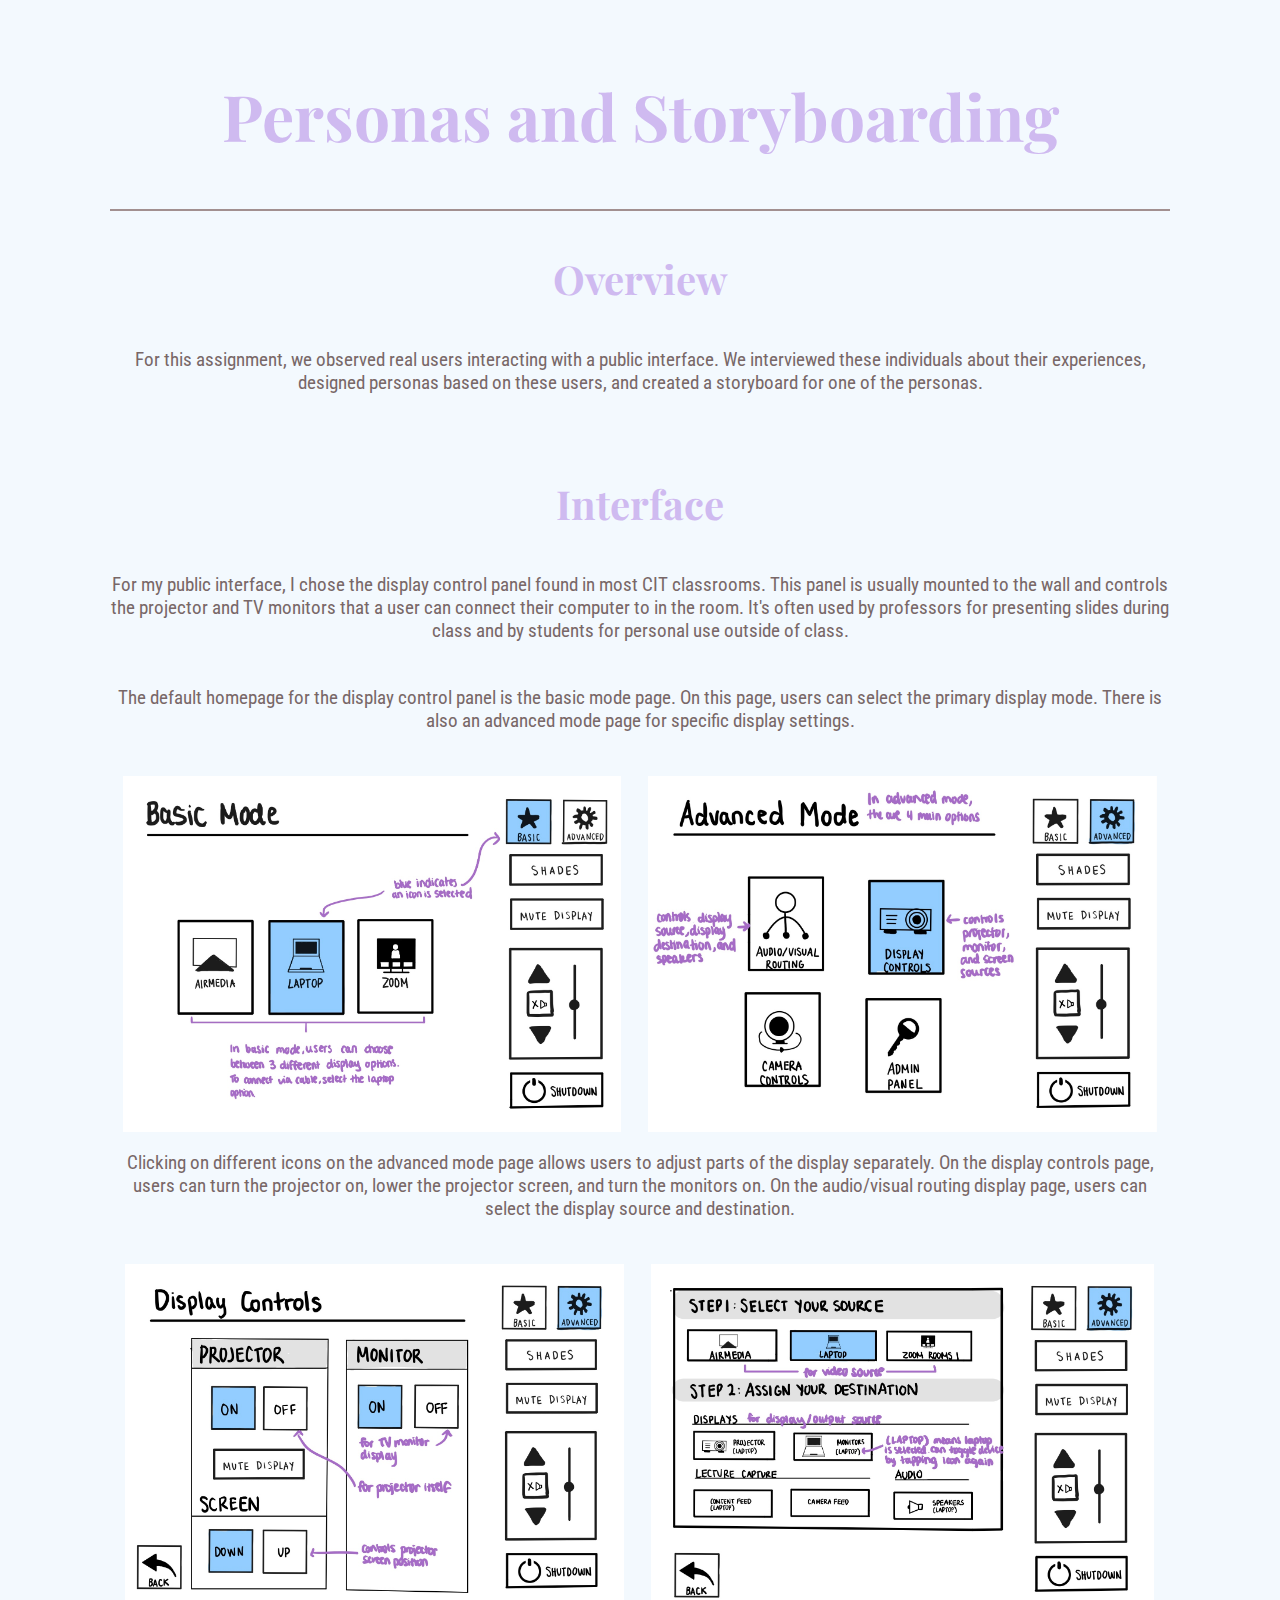
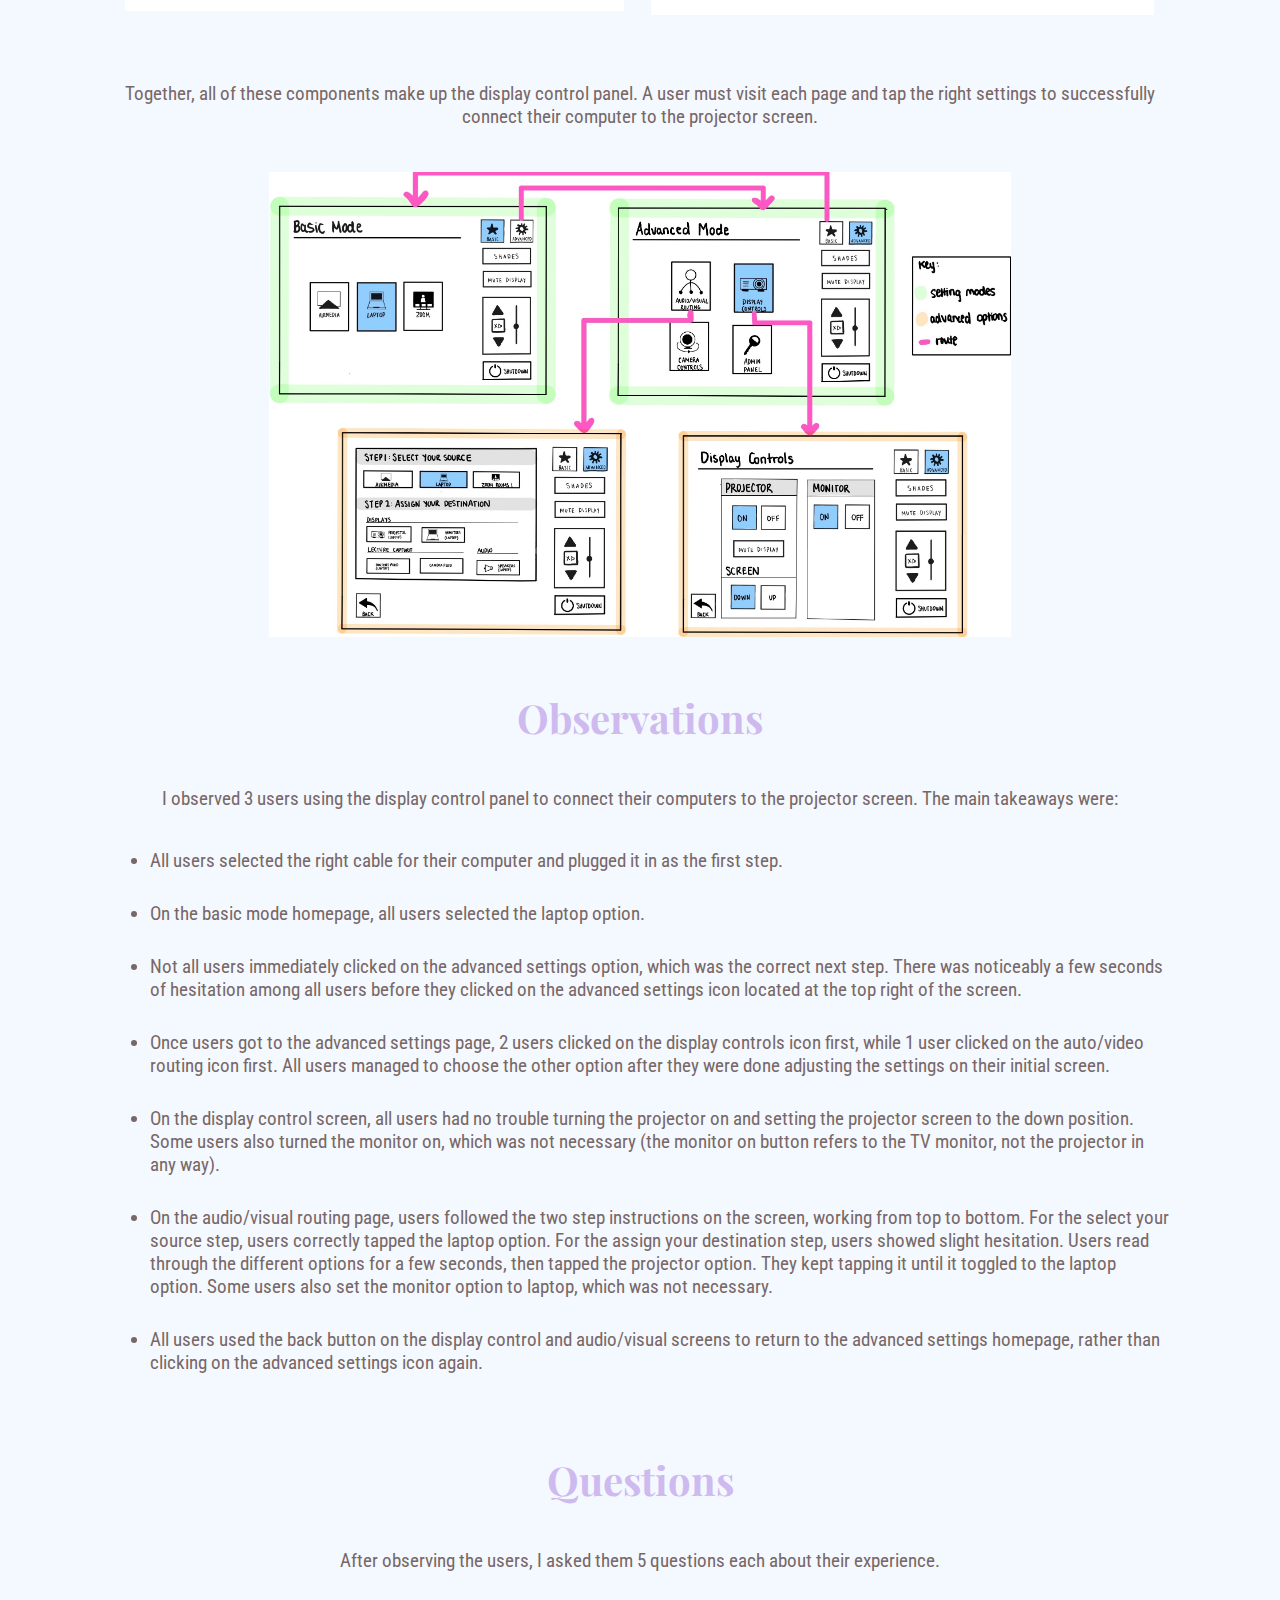
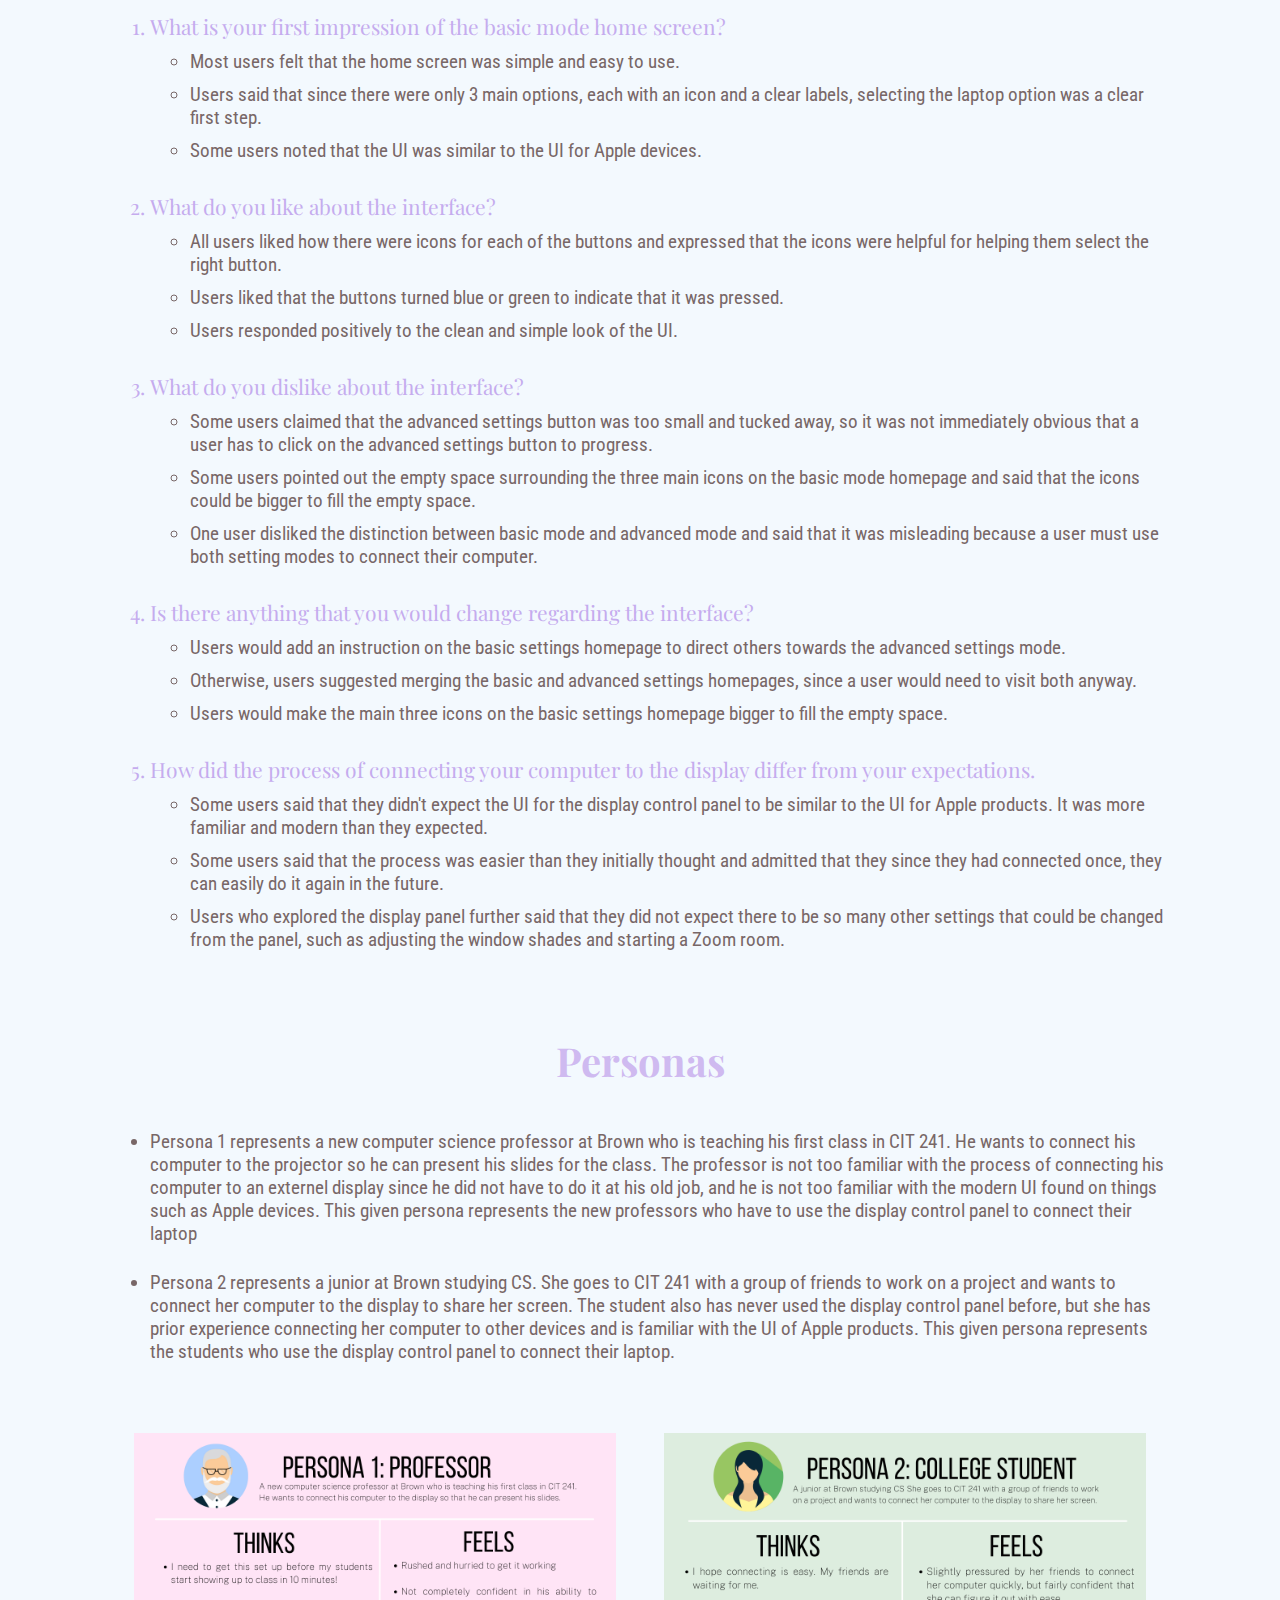
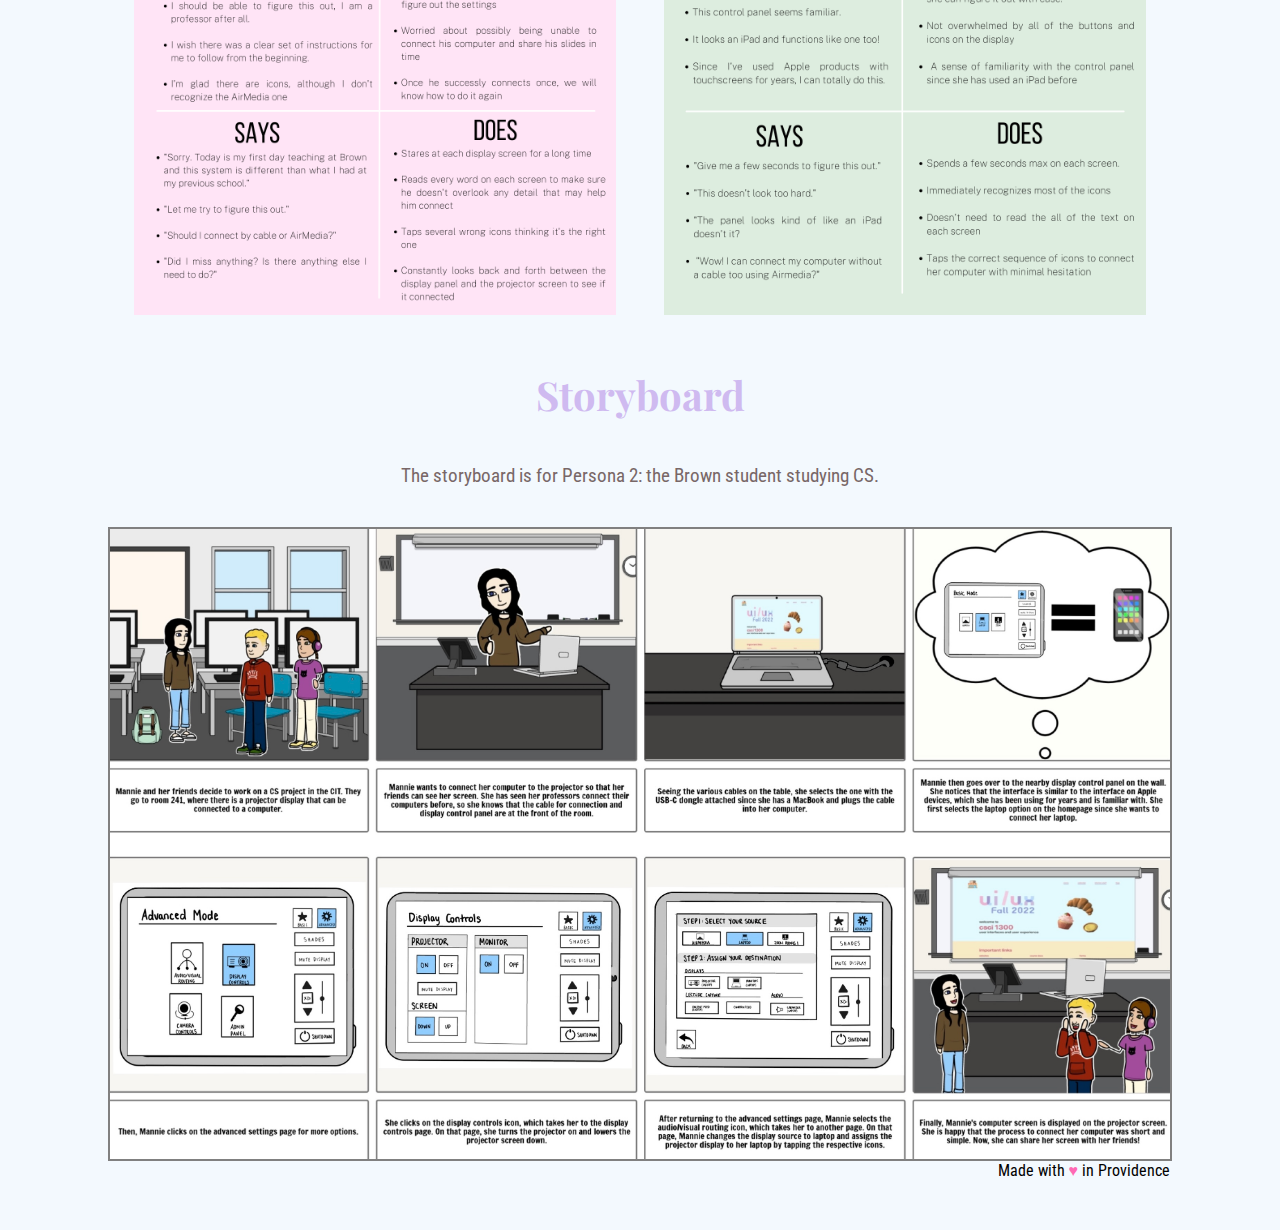
<file: index.html>
<html lang="en">
    <head>
        <title>Title</title>
        <link rel="stylesheet" href="./style.css" type="text/css">
    </head>

    <body>
        <div class="title">
            <h1 class="title">Personas and Storyboarding</h1>
         </div>
         <div> <hr></div>

        <div class="section-overview">
            <h2>Overview</h2>
            <p>For this assignment, we observed real users interacting with a 
                public interface. We interviewed these individuals about their 
                experiences, designed personas based on these users, and 
                created a storyboard for one of the personas.
            </p>
        </div>

        <div class="section">
            <h2>Interface</h2>
            <p id="interface-description">
                For my public interface, I chose the display control panel found
                in most CIT classrooms. This panel is usually mounted to the wall
                and controls the projector and TV monitors that a user can connect their computer to in the room. It's
                often used by professors for presenting slides during class and by
                students for personal use outside of class.
            </p>

            <p id="interface-description">
                The default homepage for the display control panel is the basic mode page.
                On this page, users can select the primary display mode. There is also an advanced mode
                page for specific display settings.
            </p>

                <div class="setting-modes">
                    <div class="setting-child">
                        <img id="basic" src="basic_mode.jpg" alt="Image of the basic settings homepage">
                    </div>
                    <div class="setting-child">
                        <img id="advanced" src="advanced_mode.jpg" alt="Image of the advanced settings homepage">
                    </div>
                </div>
                <p id="interface-description">
                    Clicking on different icons on the advanced mode page allows users to adjust parts of the display separately.
                    On the display controls page, users can turn the projector on, lower the projector screen, and turn the monitors on.
                    On the audio/visual routing display page, users can select the display source and destination.
                </p>
                <div class="setting-more">
                    <div class="setting-child">
                        <img id="control" src="display_controls.jpg" alt="Image of the display controls page">
                    </div>
                    <div class="setting-more">
                        <img id="routing" src="display_routing.jpg" alt="Image of the display/audio routing page">
                    </div>
                </div>

                <p id="interface-description">
                    Together, all of these components make up the display control panel. A user must visit each page and tap
                    the right settings to successfully connect their computer to the projector screen.
                </p>

                <div class="flow-diagram">
                    <img id="flow-diagram" src="flow_diagram.jpg" alt="Image of a flow diagram of the interface">
                </div>
        </div>

        <div class="section">
            <h2>Observations</h2>
            <p>I observed 3 users using the display control panel to 
                connect their computers to the projector screen. The main takeaways were:
            </p>
                <ul>
                    <li id="obs">All users selected the right cable for their computer and plugged it in as the first step.</li>
                    <li id="obs">On the basic mode homepage, all users selected the laptop option.</li>
                    <li id="obs">Not all users immediately clicked on the advanced settings
                    option, which was the correct next step. There was noticeably 
                    a few seconds of hesitation among all users before they clicked on the advanced settings icon located at the top right of the screen.</li>
                    <li id="obs">Once users got to the advanced settings page, 2 users clicked on the display controls icon first, 
                        while 1 user clicked on the auto/video routing icon first. All users managed to choose the other option 
                        after they were done adjusting the settings on their initial screen.</li>
                    <li id="obs">On the display control screen, all users had no trouble turning the projector on and 
                        setting the projector screen to the down position. Some users also turned the monitor on, 
                        which was not necessary (the monitor on button refers to the TV monitor, not the projector in any way).</li>
                    <li id="obs">On the audio/visual routing page, users followed the two step instructions on the screen, 
                        working from top to bottom. For the select your source step, users correctly tapped the 
                        laptop option. For the assign your destination step, users showed slight hesitation. 
                        Users read through the different options for a few seconds, then tapped the projector 
                        option. They kept tapping it until it toggled to the laptop option. Some users also 
                        set the monitor option to laptop, which was not necessary. 
                    </li>
                    <li>All users used the back button on the display control and audio/visual 
                        screens to return to the advanced settings homepage, rather than clicking 
                        on the advanced settings icon again.
                    </li>
                </ul> 
        </div>

        <div class="section">
            <h2>Questions</h2>
            <p>After observing the users, I asked them 5 questions each about their experience.</p>
            <ol>
                <div class="question">
                <li id="question"> What is your first impression of the basic mode home screen?</li>
                    <ul>
                        <li>Most users felt that the home screen was simple and easy to use.</li> 
                        <li>Users said that since there were only 3 main options, each with an icon and a clear labels, selecting the laptop option was a clear first step.</li>
                        <li>Some users noted that the UI was similar to the UI for Apple devices.</li>
                    </ul>
                </div>

                <div class="question">
                <li id="question">What do you like about the interface?</li>
                    <ul>
                        <li>All users liked how there were icons for each of the buttons and expressed that the icons were helpful for helping them select the right button. </li> 
                        <li>Users liked that the buttons turned blue or green to indicate that it was pressed.</li>
                        <li>Users responded positively to the clean and simple look of the UI.
                        </li>
                    </ul>
                </div>

                <div class="question">
                <li id="question">What do you dislike about the interface?</li>
                    <ul>
                        <li>Some users claimed that the advanced settings button was too small and tucked away, so it was not immediately obvious that a 
                            user has to click on the advanced settings button to progress.</li> 
                        <li>Some users pointed out the empty space surrounding the three main icons on the basic mode homepage and said that the icons could be 
                            bigger to fill the empty space.</li>
                        <li>One user disliked the distinction between basic mode and advanced mode and said that it was misleading because a user must use
                            both setting modes to connect their computer.</li>
                    </ul>  
                </div>

                <div class="question">
                <li id="question">Is there anything that you would change regarding the interface?</li>
                    <ul>
                        <li>Users would add an instruction on the basic settings homepage to direct others towards the advanced settings mode.</li>
                        <li>Otherwise, users suggested merging the basic and advanced settings homepages, since a user would need to visit both anyway.</li> 
                        <li>Users would make the main three icons on the basic settings homepage bigger to fill the empty space.</li>
                    </ul>
                </div>
                 
                <div class="question">
                <li id="question">How did the process of connecting your computer to the display differ from your expectations.</li>
                    <ul>
                        <li>Some users said that they didn't expect the UI for the display control panel to be similar 
                            to the UI for Apple products. It was more familiar and modern than they expected.</li> 
                        <li>Some users said that the process was easier than they initially thought and admitted that
                            they since they had connected once, they can easily do it again in the future.</li>
                        <li>Users who explored the display panel further said that they did not expect there to be so many 
                            other settings that could be changed from the panel, such as adjusting the window shades
                            and starting a Zoom room.</li>
                    </ul>
                </div>
              </ol>                
        </div>

        <div class="section">
            <h2>Personas</h2>
            <div class="persona-description">
                <ul>
                    <li>Persona 1 represents a new computer science professor at Brown who is teaching his first class in CIT 241. He wants
                        to connect his computer to the projector so he can present his slides for the class. The professor is not too familiar
                        with the process of connecting his computer to an externel display since he did not have to do it at his old job, and 
                        he is not too familiar with the modern UI found on things such as Apple devices. This given persona represents the new
                        professors who have to use the display control panel to connect their laptop
                    </li>
                </ul>
                <ul>
                    <li>Persona 2 represents a junior at Brown studying CS. She goes to CIT 241 with a group of friends to work on a project
                        and wants to connect her computer to the display to share her screen. The student also has never used the display control
                        panel before, but she has prior experience connecting her computer to other devices and is familiar with the UI of Apple products.
                        This given persona represents the students who use the display control panel to connect their laptop.
                    </li>
                </ul>
            </div>
            <div class="personas">
                <div class="persona-child">
                    <img id="persona-1" src="persona1.png" alt="Image of the persona for a college professor">
                </div>
                <div class="persona-child">
                    <img id="persona-2" src="persona2.png" alt="Image of the persona for a college student">
                </div>
            </div>
        </div>

        <div class="section">
        <h2>Storyboard</h2>
        <p>The storyboard is for Persona 2: the Brown student studying CS.</p>
            <div class="storyboard">
                <img id="storyboard" src="storyboard.jpg" alt="Storyboard of a student using the display control panel.">
            </div>
        <footer>Made with <font color="hotpink">&hearts;</font> in Providence</footer>
    </body>

</html>
</file>
<file: style.css>
@import url('https://fonts.googleapis.com/css2?family=Playfair+Display:wght@500&display=swap');
@import url('https://fonts.googleapis.com/css2?family=Roboto+Condensed&display=swap');

body {
    background-color: rgba(229, 243, 253, 0.464);
    margin: 0;
	padding: 0;
	display: grid;
    margin: 30px;
    font-family: 'Playfair Display', serif;
    font-family: 'Roboto Condensed', sans-serif;
    padding-left: 80px;
    padding-right: 80px;
}

.section {
    margin-bottom: 20px;

}

.section-overview {
    margin-bottom: 10px;

}

.title {
	font-size: 2em;
    font-family: 'Playfair Display', serif;
	color: #CFBAF0;
    text-align: center;
	display: flex;
	align-items: center;
	justify-content: center;
    font-style: bold;
}

hr {
    border: 1px solid rgb(162, 144, 144);
}

h2 {
    font-family: 'Playfair Display', serif;
    font-size: 250%;
    color: #CFBAF0;
    text-align: center;
	display: flex;
	align-items: center;
	justify-content: center;
    padding-bottom: 10px;
}

p {
    font-size: larger;
    padding-bottom: 20px;
    color: rgb(120, 103, 103);
    text-align: center;
}

#obs {
    padding-bottom: 30px;
}

#interface-description {
    padding-bottom: 25px;
}

img {
    max-width: 100%;
    max-height: auto;
}

.setting-modes, .setting-more, .flow-diagram, .storyboard {
    display: flex;
    justify-content: center;
    text-align: center;
}

#advanced {
    max-width: 95%;
    max-height: 101%;
}

#basic {
    max-width: 95%;
    max-height: 100%;
} 

#control {
    padding-left: 15px;
    padding-right: 30px;
    max-width: 94%;
    /* max-height: 88%;  */
}

#routing {
    padding-left: 20px;
    padding-right: 25px;
    max-width: 108%;
    max-height: 88%; 
}

#storyboard {
    max-height: 120%;
    border: 2px solid gray;
}

#flow-diagram {
    max-width: 70%;
}

.personas {
    display: flex;
    text-align: center;
}

.persona-child {
    max-height: auto;
    display: inline-block;
    padding: 0rem 1.5rem;
}

#question {
    color: #c5acee;
    font-size: 21px;
    font-family: 'Playfair Display', serif;

}

.question {
    margin-bottom: 20px;
}

footer {
	text-align: right;
}

.persona-description {
    margin-bottom: 60px;
}

li {
    font-size: larger;
    padding-bottom: 10px;
    color: rgb(120, 103, 103);
}
</file>
